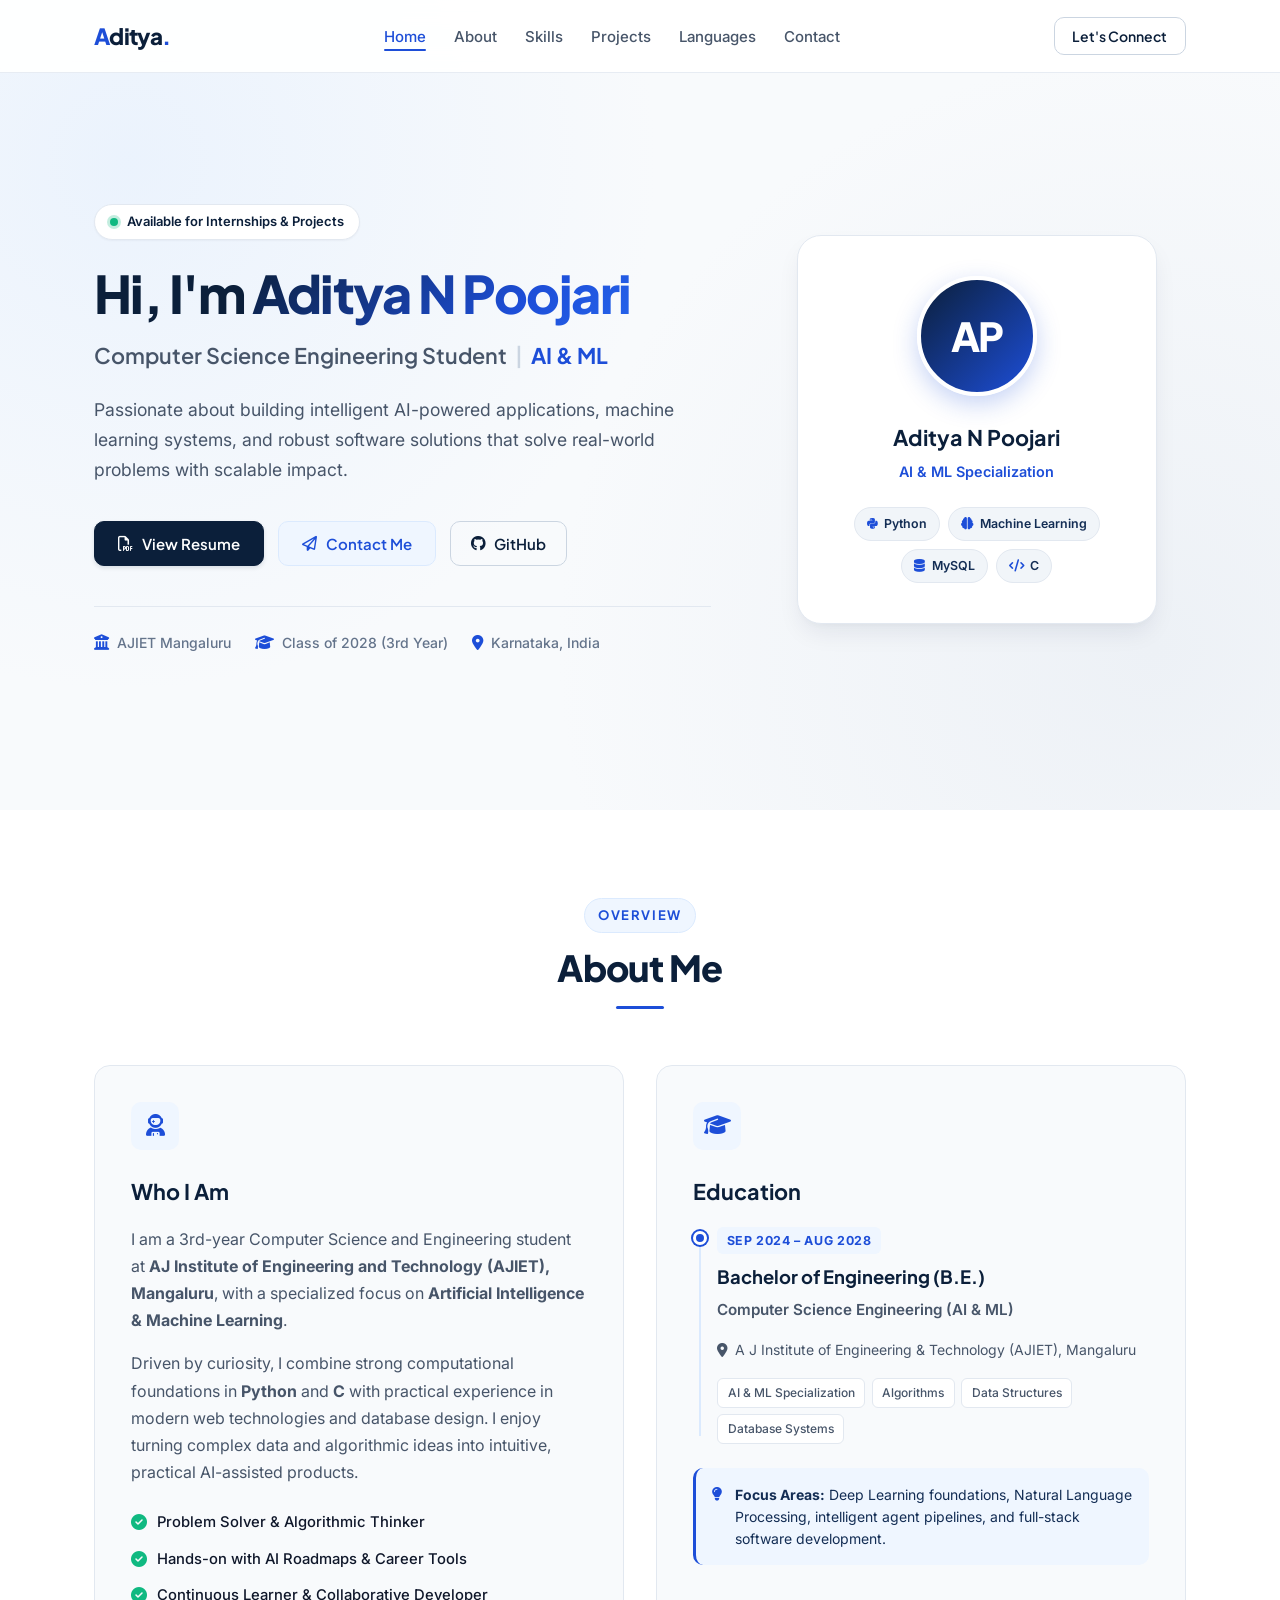
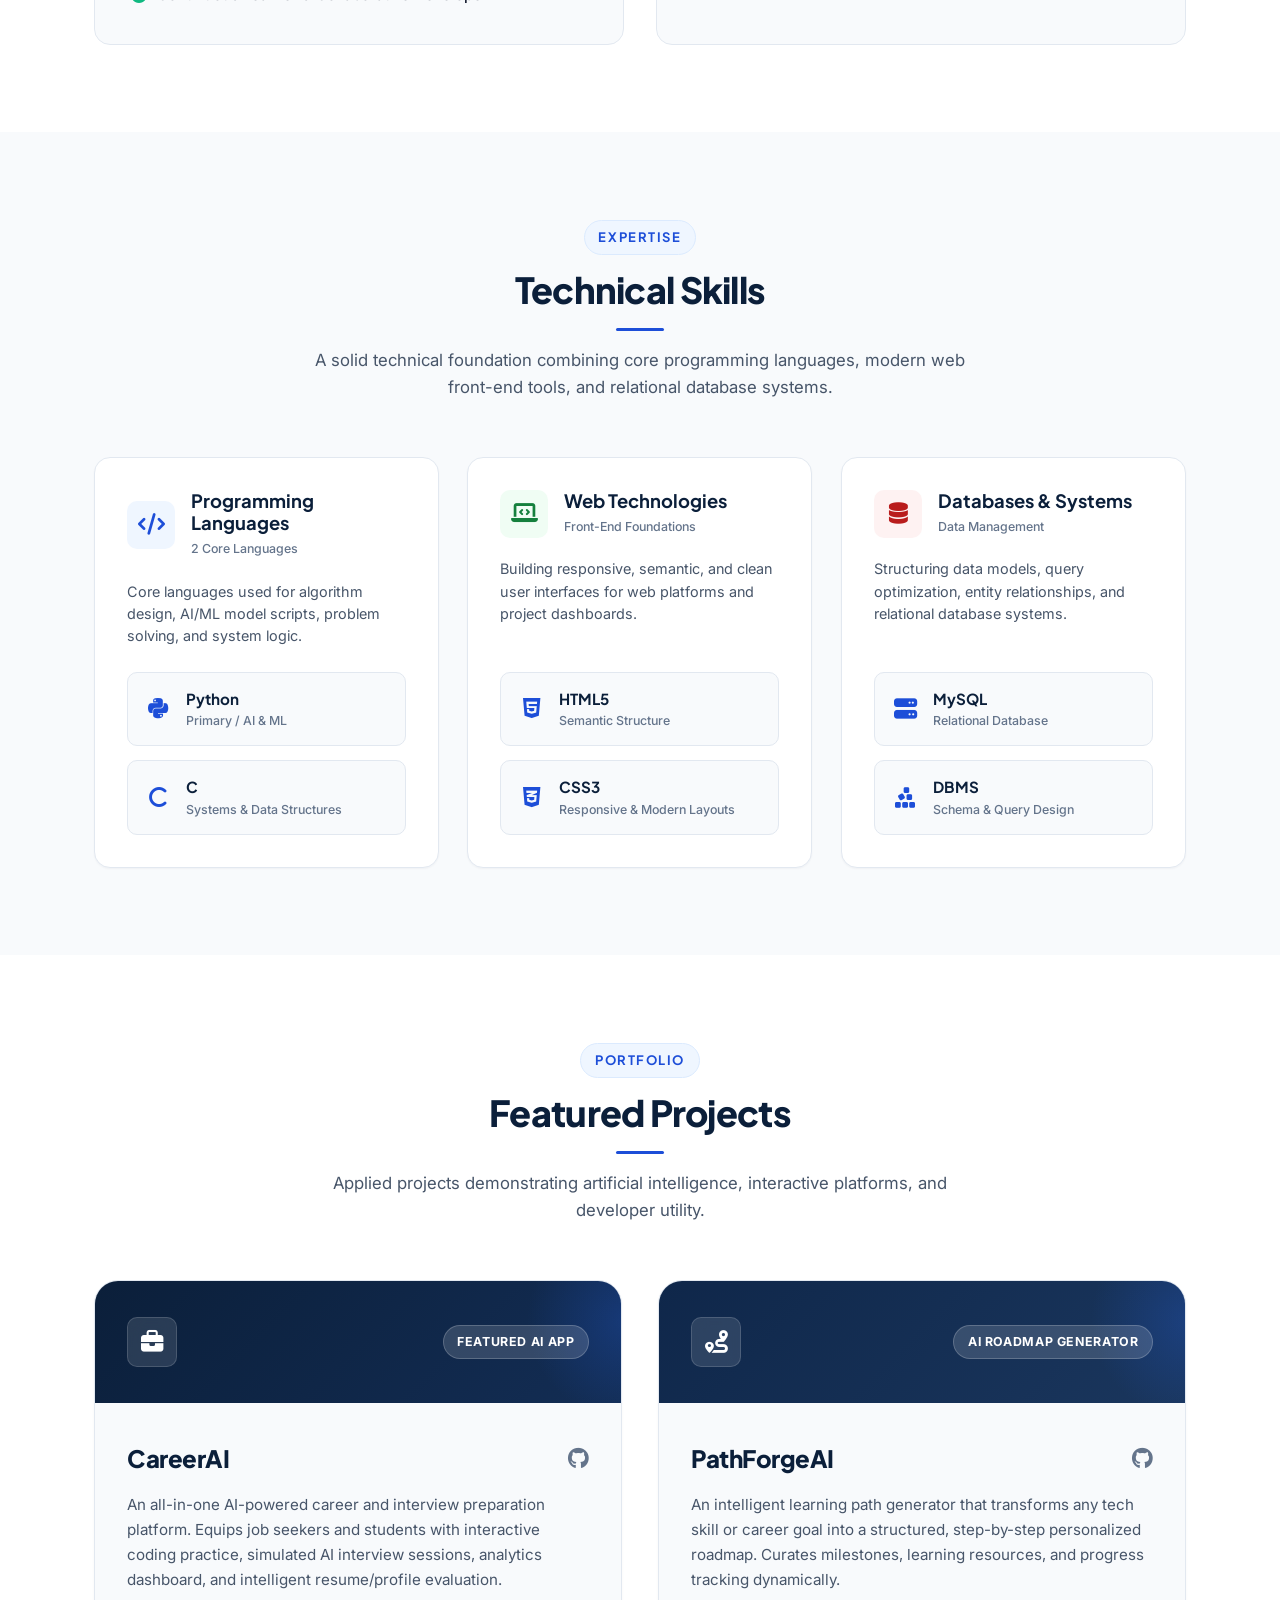
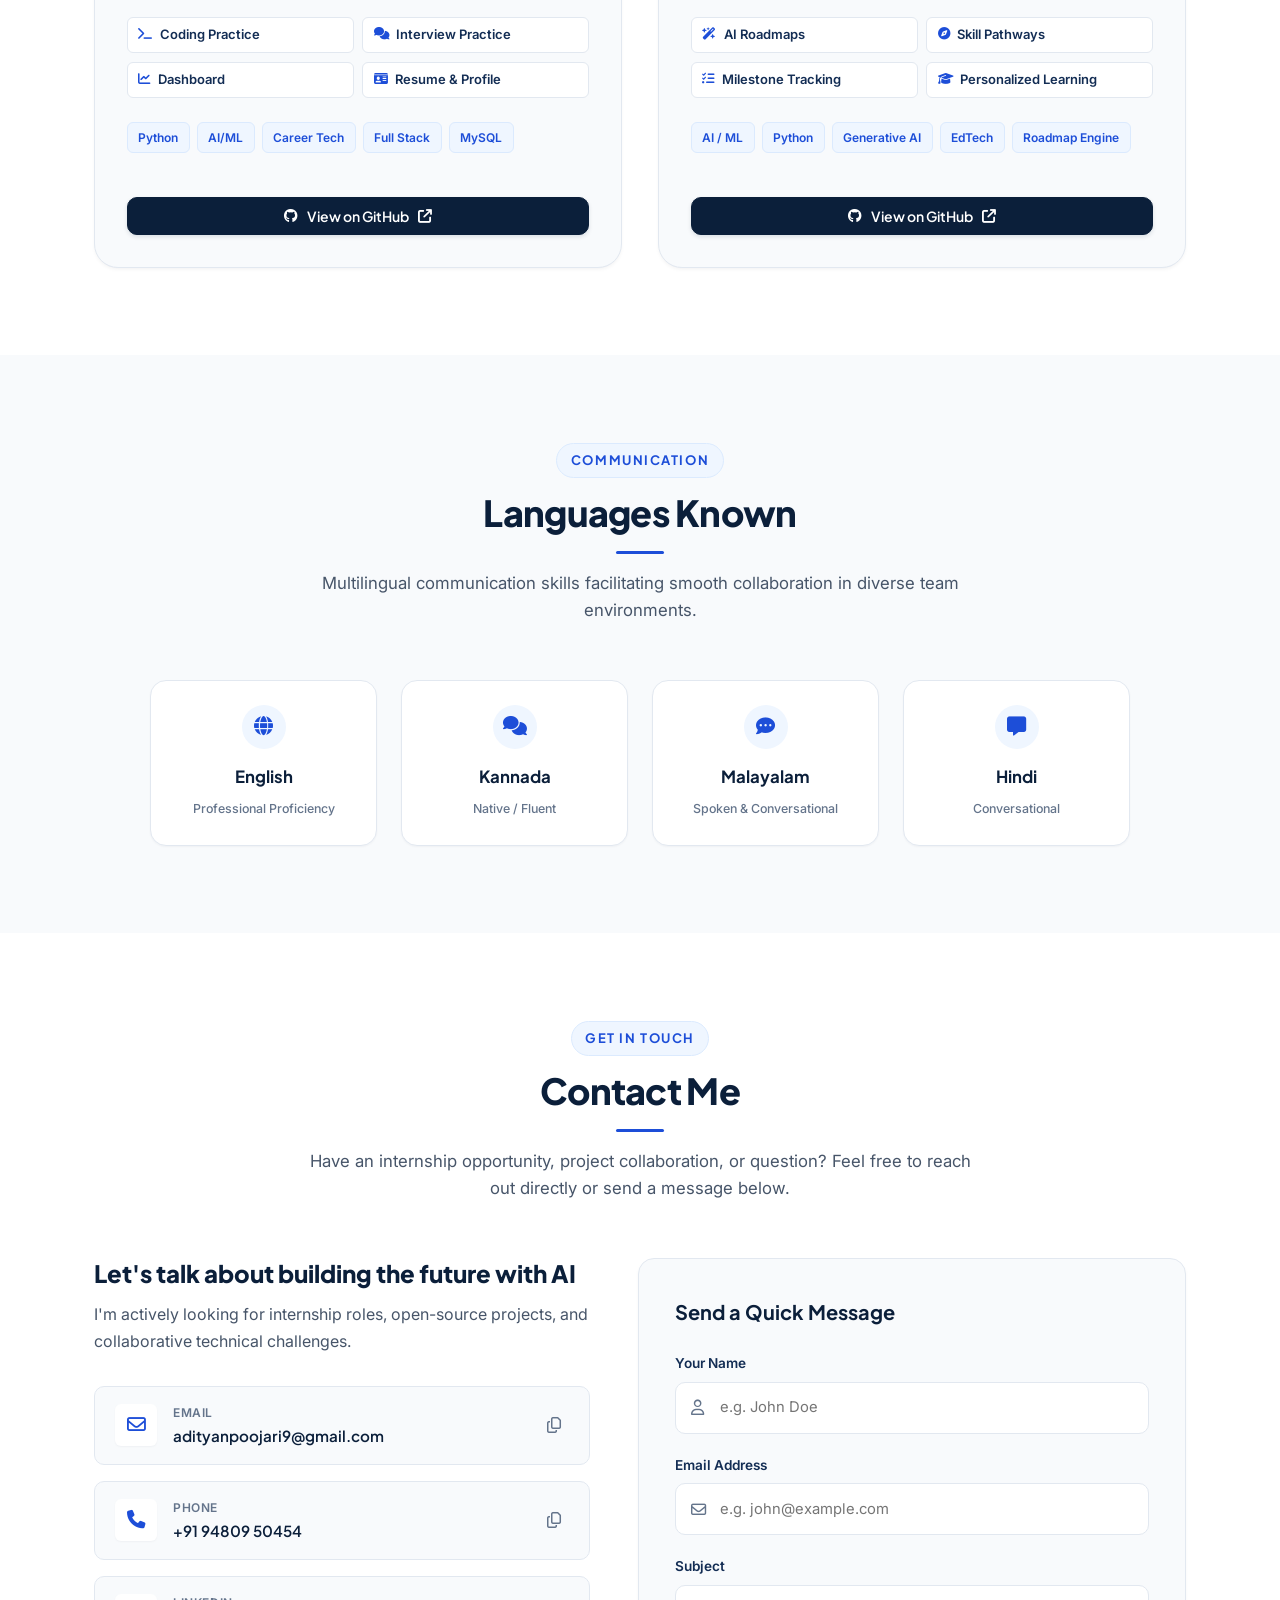
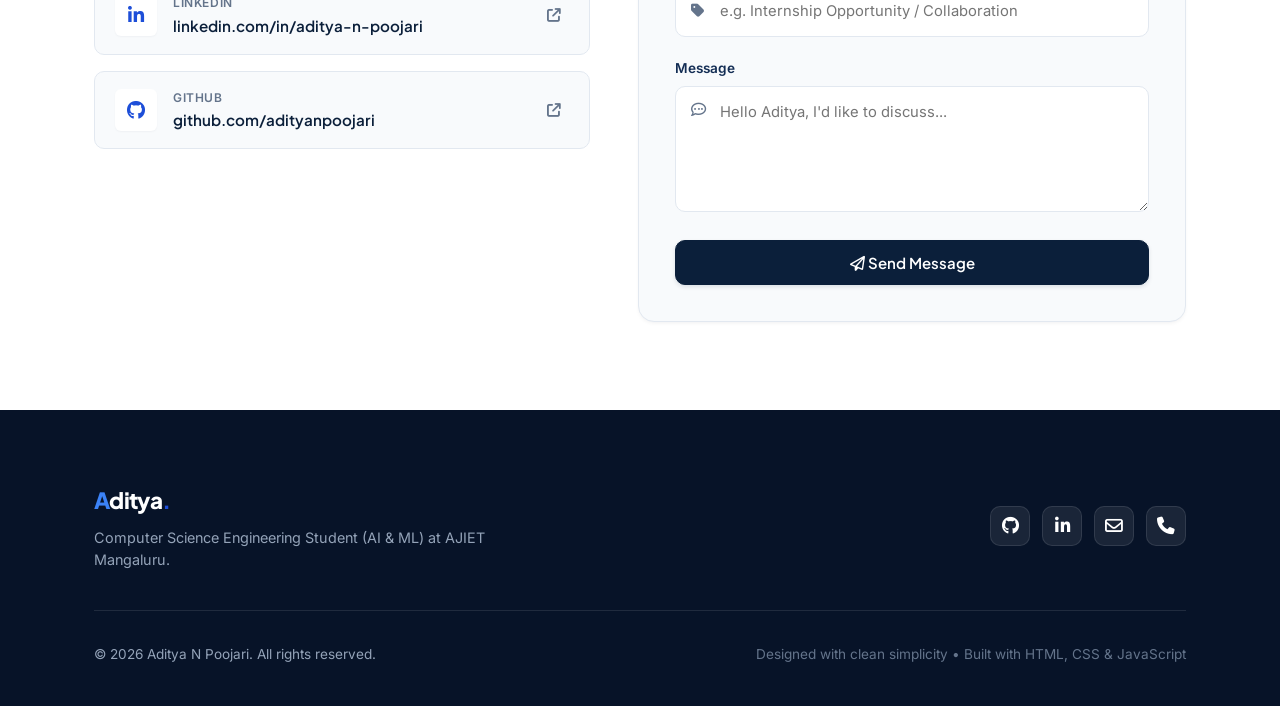
<file: index.html>
<!DOCTYPE html>
<html lang="en">
<head>
  <meta charset="UTF-8" />
  <meta name="viewport" content="width=device-width, initial-scale=1.0" />
  <meta name="description" content="Portfolio of Aditya N Poojari - Computer Science Engineering Student specializing in AI & ML. AJIET Mangaluru." />
  <meta name="keywords" content="Aditya N Poojari, Portfolio, AI, ML, Computer Science, AJIET, Python, Web Development" />
  <meta name="author" content="Aditya N Poojari" />
  <title>Aditya N Poojari | Computer Science Engineering (AI & ML)</title>

  <!-- Google Fonts: Inter & Plus Jakarta Sans -->
  <link rel="preconnect" href="https://fonts.googleapis.com" />
  <link rel="preconnect" href="https://fonts.gstatic.com" crossorigin />
  <link href="https://fonts.googleapis.com/css2?family=Inter:wght@300;400;500;600;700&family=Plus+Jakarta+Sans:wght@500;600;700;800&display=swap" rel="stylesheet" />

  <!-- Font Awesome Icons -->
  <link rel="stylesheet" href="https://cdnjs.cloudflare.com/ajax/libs/font-awesome/6.5.1/css/all.min.css" integrity="sha512-DTOQO9RWCH3ppGqcWaEA1BIZOC6xxalwEsw9c2QQeAIftl+Vegovlnee1c9QX4TctnWMn13TZye+giMm8e2LwA==" crossorigin="anonymous" referrerpolicy="no-referrer" />

  <link rel="stylesheet" href="style.css" />
</head>
<body>

  <!-- Navigation Bar -->
  <header class="header" id="header">
    <div class="container nav-container">
      <a href="#home" class="logo">
        <span class="logo-accent">A</span>ditya<span class="logo-dot">.</span>
      </a>

      <nav class="nav-menu" id="nav-menu">
        <ul class="nav-list">
          <li class="nav-item"><a href="#home" class="nav-link active">Home</a></li>
          <li class="nav-item"><a href="#about" class="nav-link">About</a></li>
          <li class="nav-item"><a href="#skills" class="nav-link">Skills</a></li>
          <li class="nav-item"><a href="#projects" class="nav-link">Projects</a></li>
          <li class="nav-item"><a href="#languages" class="nav-link">Languages</a></li>
          <li class="nav-item"><a href="#contact" class="nav-link">Contact</a></li>
        </ul>
        <div class="nav-cta-mobile">
          <a href="#contact" class="btn btn-primary btn-sm">Get in Touch</a>
        </div>
      </nav>

      <div class="nav-actions">
        <a href="#contact" class="btn btn-outline btn-sm nav-cta-desktop">Let's Connect</a>
        <button class="mobile-toggle" id="mobile-toggle" aria-label="Toggle navigation menu" aria-expanded="false">
          <i class="fa-solid fa-bars"></i>
        </button>
      </div>
    </div>
  </header>

  <main>
    <!-- Hero Section -->
    <section class="hero-section" id="home">
      <div class="container hero-container">
        <div class="hero-content reveal">
          <div class="hero-badge">
            <span class="status-indicator"></span>
            <span>Available for Internships & Projects</span>
          </div>

          <h1 class="hero-title">
            Hi, I'm <span class="text-gradient">Aditya N Poojari</span>
          </h1>

          <h2 class="hero-subtitle">
            Computer Science Engineering Student <span class="separator">|</span> <span class="highlight">AI & ML</span>
          </h2>

          <p class="hero-description">
            Passionate about building intelligent AI-powered applications, machine learning systems, and robust software solutions that solve real-world problems with scalable impact.
          </p>

          <div class="hero-cta-group">
            <a href="resume.pdf" target="_blank" class="btn btn-primary" id="resumeBtn">
              <i class="fa-regular fa-file-pdf"></i> View Resume
            </a>
            <a href="#contact" class="btn btn-secondary">
              <i class="fa-regular fa-paper-plane"></i> Contact Me
            </a>
            <a href="https://github.com/adityanpoojari" target="_blank" rel="noopener noreferrer" class="btn btn-outline btn-icon" aria-label="GitHub Profile">
              <i class="fa-brands fa-github"></i> GitHub
            </a>
          </div>

          <div class="hero-quick-meta">
            <div class="meta-item">
              <i class="fa-solid fa-building-columns"></i>
              <span>AJIET Mangaluru</span>
            </div>
            <div class="meta-item">
              <i class="fa-solid fa-graduation-cap"></i>
              <span>Class of 2028 (3rd Year)</span>
            </div>
            <div class="meta-item">
              <i class="fa-solid fa-location-dot"></i>
              <span>Karnataka, India</span>
            </div>
          </div>
        </div>

        <div class="hero-visual reveal delay-1">
          <div class="visual-card">
            <div class="card-glow"></div>
            <div class="avatar-wrapper">
              <div class="avatar-fallback">
                <span class="avatar-initials">AP</span>
              </div>
            </div>
            <div class="visual-info">
              <h3 class="visual-name">Aditya N Poojari</h3>
              <p class="visual-role">AI & ML Specialization</p>
            </div>
            <div class="visual-tags">
              <span class="tech-pill"><i class="fa-brands fa-python"></i> Python</span>
              <span class="tech-pill"><i class="fa-solid fa-brain"></i> Machine Learning</span>
              <span class="tech-pill"><i class="fa-solid fa-database"></i> MySQL</span>
              <span class="tech-pill"><i class="fa-solid fa-code"></i> C</span>
            </div>
          </div>
        </div>
      </div>
    </section>

    <!-- About Section -->
    <section class="section about-section" id="about">
      <div class="container">
        <div class="section-header reveal">
          <span class="section-subtitle">Overview</span>
          <h2 class="section-title">About Me</h2>
          <div class="section-divider"></div>
        </div>

        <div class="about-grid">
          <div class="about-card bio-card reveal">
            <div class="card-icon-box">
              <i class="fa-solid fa-user-astronaut"></i>
            </div>
            <h3>Who I Am</h3>
            <p>
              I am a 3rd-year Computer Science and Engineering student at <strong>AJ Institute of Engineering and Technology (AJIET), Mangaluru</strong>, with a specialized focus on <strong>Artificial Intelligence & Machine Learning</strong>.
            </p>
            <p>
              Driven by curiosity, I combine strong computational foundations in <strong>Python</strong> and <strong>C</strong> with practical experience in modern web technologies and database design. I enjoy turning complex data and algorithmic ideas into intuitive, practical AI-assisted products.
            </p>
            <div class="bio-highlights">
              <div class="highlight-item">
                <i class="fa-solid fa-circle-check"></i>
                <span>Problem Solver & Algorithmic Thinker</span>
              </div>
              <div class="highlight-item">
                <i class="fa-solid fa-circle-check"></i>
                <span>Hands-on with AI Roadmaps & Career Tools</span>
              </div>
              <div class="highlight-item">
                <i class="fa-solid fa-circle-check"></i>
                <span>Continuous Learner & Collaborative Developer</span>
              </div>
            </div>
          </div>

          <div class="about-card education-card reveal delay-1">
            <div class="card-icon-box">
              <i class="fa-solid fa-graduation-cap"></i>
            </div>
            <h3>Education</h3>
            <div class="timeline">
              <div class="timeline-item">
                <div class="timeline-badge"></div>
                <div class="timeline-content">
                  <span class="timeline-period">Sep 2024 – Aug 2028</span>
                  <h4 class="timeline-degree">Bachelor of Engineering (B.E.)</h4>
                  <p class="timeline-field">Computer Science Engineering (AI & ML)</p>
                  <p class="timeline-institute">
                    <i class="fa-solid fa-location-dot"></i> A J Institute of Engineering & Technology (AJIET), Mangaluru
                  </p>
                  <div class="timeline-tags">
                    <span>AI & ML Specialization</span>
                    <span>Algorithms</span>
                    <span>Data Structures</span>
                    <span>Database Systems</span>
                  </div>
                </div>
              </div>
            </div>

            <div class="academic-note">
              <i class="fa-solid fa-lightbulb"></i>
              <div>
                <strong>Focus Areas:</strong> Deep Learning foundations, Natural Language Processing, intelligent agent pipelines, and full-stack software development.
              </div>
            </div>
          </div>
        </div>
      </div>
    </section>

    <!-- Skills Section -->
    <section class="section skills-section" id="skills">
      <div class="container">
        <div class="section-header reveal">
          <span class="section-subtitle">Expertise</span>
          <h2 class="section-title">Technical Skills</h2>
          <div class="section-divider"></div>
          <p class="section-intro">
            A solid technical foundation combining core programming languages, modern web front-end tools, and relational database systems.
          </p>
        </div>

        <div class="skills-grid">
          <!-- Category 1: Languages -->
          <div class="skill-category-card reveal">
            <div class="category-header">
              <div class="category-icon language-icon">
                <i class="fa-solid fa-code"></i>
              </div>
              <div>
                <h3 class="category-title">Programming Languages</h3>
                <span class="category-count">2 Core Languages</span>
              </div>
            </div>
            <p class="category-desc">
              Core languages used for algorithm design, AI/ML model scripts, problem solving, and system logic.
            </p>
            <div class="skill-tags">
              <div class="skill-tag">
                <i class="fa-brands fa-python"></i>
                <div class="skill-tag-info">
                  <span class="skill-name">Python</span>
                  <span class="skill-level">Primary / AI & ML</span>
                </div>
              </div>
              <div class="skill-tag">
                <i class="fa-solid fa-c"></i>
                <div class="skill-tag-info">
                  <span class="skill-name">C</span>
                  <span class="skill-level">Systems & Data Structures</span>
                </div>
              </div>
            </div>
          </div>

          <!-- Category 2: Web -->
          <div class="skill-category-card reveal delay-1">
            <div class="category-header">
              <div class="category-icon web-icon">
                <i class="fa-solid fa-laptop-code"></i>
              </div>
              <div>
                <h3 class="category-title">Web Technologies</h3>
                <span class="category-count">Front-End Foundations</span>
              </div>
            </div>
            <p class="category-desc">
              Building responsive, semantic, and clean user interfaces for web platforms and project dashboards.
            </p>
            <div class="skill-tags">
              <div class="skill-tag">
                <i class="fa-brands fa-html5"></i>
                <div class="skill-tag-info">
                  <span class="skill-name">HTML5</span>
                  <span class="skill-level">Semantic Structure</span>
                </div>
              </div>
              <div class="skill-tag">
                <i class="fa-brands fa-css3-alt"></i>
                <div class="skill-tag-info">
                  <span class="skill-name">CSS3</span>
                  <span class="skill-level">Responsive & Modern Layouts</span>
                </div>
              </div>
            </div>
          </div>

          <!-- Category 3: Databases -->
          <div class="skill-category-card reveal delay-2">
            <div class="category-header">
              <div class="category-icon db-icon">
                <i class="fa-solid fa-database"></i>
              </div>
              <div>
                <h3 class="category-title">Databases & Systems</h3>
                <span class="category-count">Data Management</span>
              </div>
            </div>
            <p class="category-desc">
              Structuring data models, query optimization, entity relationships, and relational database systems.
            </p>
            <div class="skill-tags">
              <div class="skill-tag">
                <i class="fa-solid fa-server"></i>
                <div class="skill-tag-info">
                  <span class="skill-name">MySQL</span>
                  <span class="skill-level">Relational Database</span>
                </div>
              </div>
              <div class="skill-tag">
                <i class="fa-solid fa-cubes-stacked"></i>
                <div class="skill-tag-info">
                  <span class="skill-name">DBMS</span>
                  <span class="skill-level">Schema & Query Design</span>
                </div>
              </div>
            </div>
          </div>
        </div>
      </div>
    </section>

    <!-- Projects Section -->
    <section class="section projects-section" id="projects">
      <div class="container">
        <div class="section-header reveal">
          <span class="section-subtitle">Portfolio</span>
          <h2 class="section-title">Featured Projects</h2>
          <div class="section-divider"></div>
          <p class="section-intro">
            Applied projects demonstrating artificial intelligence, interactive platforms, and developer utility.
          </p>
        </div>

        <div class="projects-grid">
          <!-- Project 1: CareerAI -->
          <article class="project-card reveal">
            <div class="project-banner">
              <div class="project-banner-content">
                <div class="project-icon-badge">
                  <i class="fa-solid fa-briefcase"></i>
                </div>
                <span class="project-type-badge">Featured AI App</span>
              </div>
            </div>
            <div class="project-body">
              <div class="project-meta-row">
                <h3 class="project-title">CareerAI</h3>
                <a href="https://github.com/adityanpoojari/CareerAI" target="_blank" rel="noopener noreferrer" class="project-github-link" aria-label="CareerAI GitHub Repository">
                  <i class="fa-brands fa-github"></i>
                </a>
              </div>
              <p class="project-description">
                An all-in-one AI-powered career and interview preparation platform. Equips job seekers and students with interactive coding practice, simulated AI interview sessions, analytics dashboard, and intelligent resume/profile evaluation.
              </p>

              <div class="project-features">
                <span class="feature-tag"><i class="fa-solid fa-terminal"></i> Coding Practice</span>
                <span class="feature-tag"><i class="fa-solid fa-comments"></i> Interview Practice</span>
                <span class="feature-tag"><i class="fa-solid fa-chart-line"></i> Dashboard</span>
                <span class="feature-tag"><i class="fa-solid fa-id-card"></i> Resume & Profile</span>
              </div>

              <div class="project-tech-tags">
                <span class="badge">Python</span>
                <span class="badge">AI/ML</span>
                <span class="badge">Career Tech</span>
                <span class="badge">Full Stack</span>
                <span class="badge">MySQL</span>
              </div>

              <div class="project-footer">
                <a href="https://github.com/adityanpoojari/CareerAI" target="_blank" rel="noopener noreferrer" class="btn btn-primary btn-sm btn-full">
                  <i class="fa-brands fa-github"></i> View on GitHub
                  <i class="fa-solid fa-arrow-up-right-from-square"></i>
                </a>
              </div>
            </div>
          </article>

          <!-- Project 2: PathForgeAI -->
          <article class="project-card reveal delay-1">
            <div class="project-banner project-banner-alt">
              <div class="project-banner-content">
                <div class="project-icon-badge">
                  <i class="fa-solid fa-route"></i>
                </div>
                <span class="project-type-badge">AI Roadmap Generator</span>
              </div>
            </div>
            <div class="project-body">
              <div class="project-meta-row">
                <h3 class="project-title">PathForgeAI</h3>
                <a href="https://github.com/adityanpoojari" target="_blank" rel="noopener noreferrer" class="project-github-link" aria-label="PathForgeAI GitHub Profile">
                  <i class="fa-brands fa-github"></i>
                </a>
              </div>
              <p class="project-description">
                An intelligent learning path generator that transforms any tech skill or career goal into a structured, step-by-step personalized roadmap. Curates milestones, learning resources, and progress tracking dynamically.
              </p>

              <div class="project-features">
                <span class="feature-tag"><i class="fa-solid fa-wand-magic-sparkles"></i> AI Roadmaps</span>
                <span class="feature-tag"><i class="fa-solid fa-compass"></i> Skill Pathways</span>
                <span class="feature-tag"><i class="fa-solid fa-list-check"></i> Milestone Tracking</span>
                <span class="feature-tag"><i class="fa-solid fa-graduation-cap"></i> Personalized Learning</span>
              </div>

              <div class="project-tech-tags">
                <span class="badge">AI / ML</span>
                <span class="badge">Python</span>
                <span class="badge">Generative AI</span>
                <span class="badge">EdTech</span>
                <span class="badge">Roadmap Engine</span>
              </div>

              <div class="project-footer">
                <a href="https://github.com/adityanpoojari" target="_blank" rel="noopener noreferrer" class="btn btn-primary btn-sm btn-full">
                  <i class="fa-brands fa-github"></i> View on GitHub
                  <i class="fa-solid fa-arrow-up-right-from-square"></i>
                </a>
              </div>
            </div>
          </article>
        </div>
      </div>
    </section>

    <!-- Languages Known Section -->
    <section class="section languages-section" id="languages">
      <div class="container">
        <div class="section-header reveal">
          <span class="section-subtitle">Communication</span>
          <h2 class="section-title">Languages Known</h2>
          <div class="section-divider"></div>
          <p class="section-intro">
            Multilingual communication skills facilitating smooth collaboration in diverse team environments.
          </p>
        </div>

        <div class="languages-wrapper reveal">
          <div class="language-card">
            <div class="lang-icon-circle">
              <i class="fa-solid fa-globe"></i>
            </div>
            <div class="lang-details">
              <h4 class="lang-name">English</h4>
              <span class="lang-proficiency">Professional Proficiency</span>
            </div>
          </div>

          <div class="language-card">
            <div class="lang-icon-circle">
              <i class="fa-solid fa-comments"></i>
            </div>
            <div class="lang-details">
              <h4 class="lang-name">Kannada</h4>
              <span class="lang-proficiency">Native / Fluent</span>
            </div>
          </div>

          <div class="language-card">
            <div class="lang-icon-circle">
              <i class="fa-solid fa-comment-dots"></i>
            </div>
            <div class="lang-details">
              <h4 class="lang-name">Malayalam</h4>
              <span class="lang-proficiency">Spoken & Conversational</span>
            </div>
          </div>

          <div class="language-card">
            <div class="lang-icon-circle">
              <i class="fa-solid fa-message"></i>
            </div>
            <div class="lang-details">
              <h4 class="lang-name">Hindi</h4>
              <span class="lang-proficiency">Conversational</span>
            </div>
          </div>
        </div>
      </div>
    </section>

    <!-- Contact Section -->
    <section class="section contact-section" id="contact">
      <div class="container">
        <div class="section-header reveal">
          <span class="section-subtitle">Get in Touch</span>
          <h2 class="section-title">Contact Me</h2>
          <div class="section-divider"></div>
          <p class="section-intro">
            Have an internship opportunity, project collaboration, or question? Feel free to reach out directly or send a message below.
          </p>
        </div>

        <div class="contact-grid">
          <!-- Contact Info Cards -->
          <div class="contact-info reveal">
            <h3 class="contact-info-title">Let's talk about building the future with AI</h3>
            <p class="contact-info-desc">
              I'm actively looking for internship roles, open-source projects, and collaborative technical challenges.
            </p>

            <div class="contact-methods">
              <a href="mailto:adityanpoojari9@gmail.com" class="contact-item">
                <div class="contact-item-icon">
                  <i class="fa-regular fa-envelope"></i>
                </div>
                <div class="contact-item-text">
                  <span class="contact-label">Email</span>
                  <span class="contact-value">adityanpoojari9@gmail.com</span>
                </div>
                <button type="button" class="copy-btn" data-copy="adityanpoojari9@gmail.com" title="Copy Email" aria-label="Copy Email">
                  <i class="fa-regular fa-copy"></i>
                </button>
              </a>

              <a href="tel:+919480950454" class="contact-item">
                <div class="contact-item-icon">
                  <i class="fa-solid fa-phone"></i>
                </div>
                <div class="contact-item-text">
                  <span class="contact-label">Phone</span>
                  <span class="contact-value">+91 94809 50454</span>
                </div>
                <button type="button" class="copy-btn" data-copy="+919480950454" title="Copy Phone Number" aria-label="Copy Phone Number">
                  <i class="fa-regular fa-copy"></i>
                </button>
              </a>

              <a href="https://linkedin.com/in/aditya-n-poojari" target="_blank" rel="noopener noreferrer" class="contact-item">
                <div class="contact-item-icon">
                  <i class="fa-brands fa-linkedin-in"></i>
                </div>
                <div class="contact-item-text">
                  <span class="contact-label">LinkedIn</span>
                  <span class="contact-value">linkedin.com/in/aditya-n-poojari</span>
                </div>
                <div class="external-icon">
                  <i class="fa-solid fa-arrow-up-right-from-square"></i>
                </div>
              </a>

              <a href="https://github.com/adityanpoojari" target="_blank" rel="noopener noreferrer" class="contact-item">
                <div class="contact-item-icon">
                  <i class="fa-brands fa-github"></i>
                </div>
                <div class="contact-item-text">
                  <span class="contact-label">GitHub</span>
                  <span class="contact-value">github.com/adityanpoojari</span>
                </div>
                <div class="external-icon">
                  <i class="fa-solid fa-arrow-up-right-from-square"></i>
                </div>
              </a>
            </div>
          </div>

          <!-- Contact Form -->
          <div class="contact-form-container reveal delay-1">
            <form class="contact-form" id="contactForm">
              <h3 class="form-title">Send a Quick Message</h3>

              <div class="form-group">
                <label for="name" class="form-label">Your Name</label>
                <div class="input-wrapper">
                  <i class="fa-regular fa-user input-icon"></i>
                  <input type="text" id="name" name="name" class="form-input" placeholder="e.g. John Doe" required />
                </div>
              </div>

              <div class="form-group">
                <label for="email" class="form-label">Email Address</label>
                <div class="input-wrapper">
                  <i class="fa-regular fa-envelope input-icon"></i>
                  <input type="email" id="email" name="email" class="form-input" placeholder="e.g. john@example.com" required />
                </div>
              </div>

              <div class="form-group">
                <label for="subject" class="form-label">Subject</label>
                <div class="input-wrapper">
                  <i class="fa-solid fa-tag input-icon"></i>
                  <input type="text" id="subject" name="subject" class="form-input" placeholder="e.g. Internship Opportunity / Collaboration" required />
                </div>
              </div>

              <div class="form-group">
                <label for="message" class="form-label">Message</label>
                <div class="input-wrapper textarea-wrapper">
                  <i class="fa-regular fa-comment-dots input-icon textarea-icon"></i>
                  <textarea id="message" name="message" rows="4" class="form-input form-textarea" placeholder="Hello Aditya, I'd like to discuss..." required></textarea>
                </div>
              </div>

              <button type="submit" class="btn btn-primary btn-full submit-btn" id="submitBtn">
                <span class="btn-text"><i class="fa-regular fa-paper-plane"></i> Send Message</span>
                <span class="btn-loading d-none"><i class="fa-solid fa-spinner fa-spin"></i> Sending...</span>
              </button>

              <div class="form-feedback" id="formFeedback" role="alert"></div>
            </form>
          </div>
        </div>
      </div>
    </section>
  </main>

  <!-- Footer -->
  <footer class="footer">
    <div class="container footer-container">
      <div class="footer-top">
        <div class="footer-brand">
          <a href="#home" class="logo">
            <span class="logo-accent">A</span>ditya<span class="logo-dot">.</span>
          </a>
          <p class="footer-tagline">
            Computer Science Engineering Student (AI & ML) at AJIET Mangaluru.
          </p>
        </div>

        <div class="footer-socials">
          <a href="https://github.com/adityanpoojari" target="_blank" rel="noopener noreferrer" class="social-icon-btn" aria-label="GitHub">
            <i class="fa-brands fa-github"></i>
          </a>
          <a href="https://linkedin.com/in/aditya-n-poojari" target="_blank" rel="noopener noreferrer" class="social-icon-btn" aria-label="LinkedIn">
            <i class="fa-brands fa-linkedin-in"></i>
          </a>
          <a href="mailto:adityanpoojari9@gmail.com" class="social-icon-btn" aria-label="Email">
            <i class="fa-regular fa-envelope"></i>
          </a>
          <a href="tel:+919480950454" class="social-icon-btn" aria-label="Phone">
            <i class="fa-solid fa-phone"></i>
          </a>
        </div>
      </div>

      <div class="footer-divider"></div>

      <div class="footer-bottom">
        <p class="copyright">
          &copy; <span id="currentYear">2026</span> Aditya N Poojari. All rights reserved.
        </p>
        <p class="footer-built">
          Designed with clean simplicity &bull; Built with HTML, CSS & JavaScript
        </p>
      </div>
    </div>
  </footer>

  <!-- Toast Notification Container -->
  <div class="toast" id="toast" role="status" aria-live="polite"></div>

  <!-- Back to top button -->
  <button class="back-to-top" id="backToTop" aria-label="Back to top">
    <i class="fa-solid fa-arrow-up"></i>
  </button>

  <script src="script.js"></script>
</body>
</html>
</file>
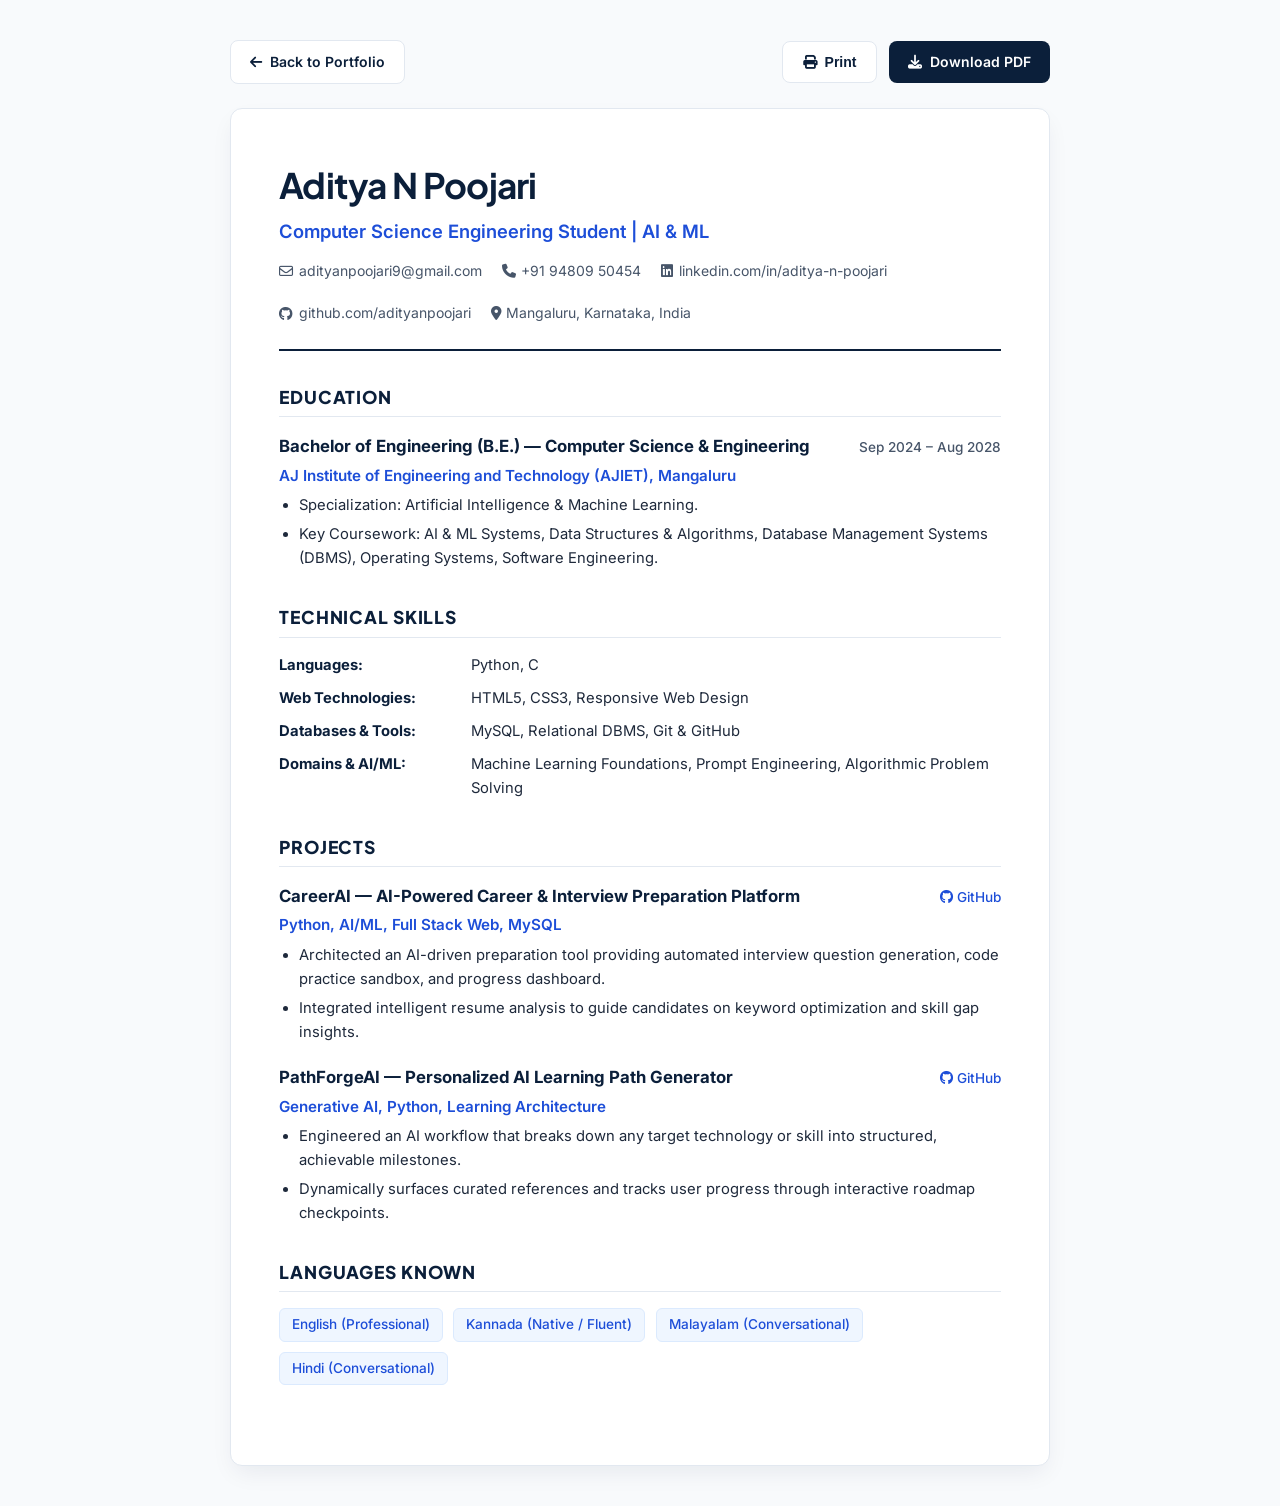
<file: resume.html>
<!DOCTYPE html>
<html lang="en">
<head>
  <meta charset="UTF-8" />
  <meta name="viewport" content="width=device-width, initial-scale=1.0" />
  <title>Aditya N Poojari — Resume</title>
  <link rel="preconnect" href="https://fonts.googleapis.com" />
  <link rel="preconnect" href="https://fonts.gstatic.com" crossorigin />
  <link href="https://fonts.googleapis.com/css2?family=Inter:wght@400;500;600;700&family=Plus+Jakarta+Sans:wght@600;700;800&display=swap" rel="stylesheet" />
  <link rel="stylesheet" href="https://cdnjs.cloudflare.com/ajax/libs/font-awesome/6.5.1/css/all.min.css" />
  <style>
    :root {
      --primary: #0b1f3a;
      --accent: #1d4ed8;
      --text: #1e293b;
      --muted: #475569;
      --border: #e2e8f0;
      --bg: #f8fafc;
      --white: #ffffff;
    }
    * {
      box-sizing: border-box;
      margin: 0;
      padding: 0;
    }
    body {
      font-family: 'Inter', sans-serif;
      background-color: var(--bg);
      color: var(--text);
      line-height: 1.6;
      padding: 2.5rem 1rem;
    }
    .resume-wrapper {
      max-width: 820px;
      margin: 0 auto;
      background: var(--white);
      border: 1px solid var(--border);
      border-radius: 12px;
      padding: 3rem;
      box-shadow: 0 10px 25px -5px rgba(11, 31, 58, 0.08);
    }
    .action-bar {
      max-width: 820px;
      margin: 0 auto 1.5rem;
      display: flex;
      justify-content: space-between;
      align-items: center;
    }
    .btn {
      display: inline-flex;
      align-items: center;
      gap: 0.5rem;
      padding: 0.6rem 1.2rem;
      border-radius: 8px;
      font-size: 0.875rem;
      font-weight: 600;
      text-decoration: none;
      cursor: pointer;
      border: none;
    }
    .btn-back {
      background: var(--white);
      color: var(--primary);
      border: 1px solid var(--border);
    }
    .btn-download {
      background: var(--primary);
      color: var(--white);
    }
    .btn-download:hover {
      background: var(--accent);
    }
    header.resume-header {
      border-bottom: 2px solid var(--primary);
      padding-bottom: 1.5rem;
      margin-bottom: 2rem;
    }
    h1 {
      font-family: 'Plus Jakarta Sans', sans-serif;
      font-size: 2.2rem;
      color: var(--primary);
      letter-spacing: -0.02em;
    }
    .role-title {
      font-size: 1.15rem;
      font-weight: 600;
      color: var(--accent);
      margin-top: 0.25rem;
    }
    .contact-links {
      display: flex;
      flex-wrap: wrap;
      gap: 1.25rem;
      margin-top: 0.85rem;
      font-size: 0.875rem;
      color: var(--muted);
    }
    .contact-links a {
      color: inherit;
      text-decoration: none;
      display: inline-flex;
      align-items: center;
      gap: 0.35rem;
    }
    .contact-links a:hover {
      color: var(--accent);
    }
    section.resume-section {
      margin-bottom: 2rem;
    }
    h2.section-heading {
      font-family: 'Plus Jakarta Sans', sans-serif;
      font-size: 1.1rem;
      font-weight: 800;
      text-transform: uppercase;
      letter-spacing: 0.05em;
      color: var(--primary);
      border-bottom: 1px solid var(--border);
      padding-bottom: 0.35rem;
      margin-bottom: 1rem;
    }
    .entry {
      margin-bottom: 1.25rem;
    }
    .entry-header {
      display: flex;
      justify-content: space-between;
      align-items: baseline;
      margin-bottom: 0.2rem;
    }
    .entry-title {
      font-weight: 700;
      font-size: 1.05rem;
      color: var(--primary);
    }
    .entry-date {
      font-size: 0.85rem;
      color: var(--muted);
      font-weight: 500;
    }
    .entry-subtitle {
      font-size: 0.95rem;
      color: var(--accent);
      font-weight: 600;
      margin-bottom: 0.4rem;
    }
    .entry-bullets {
      padding-left: 1.25rem;
      font-size: 0.925rem;
      color: var(--text);
    }
    .entry-bullets li {
      margin-bottom: 0.35rem;
    }
    .skills-row {
      display: grid;
      grid-template-columns: 180px 1fr;
      gap: 0.75rem;
      margin-bottom: 0.6rem;
      font-size: 0.925rem;
    }
    .skills-row strong {
      color: var(--primary);
    }
    .lang-list {
      display: flex;
      flex-wrap: wrap;
      gap: 0.65rem;
    }
    .badge {
      background: #eff6ff;
      color: var(--accent);
      border: 1px solid #dbeafe;
      padding: 0.3rem 0.75rem;
      border-radius: 6px;
      font-size: 0.85rem;
      font-weight: 500;
    }
    @media print {
      body {
        padding: 0;
        background: #fff;
      }
      .action-bar {
        display: none;
      }
      .resume-wrapper {
        border: none;
        box-shadow: none;
        padding: 0;
      }
    }
  </style>
</head>
<body>

  <div class="action-bar">
    <a href="index.html" class="btn btn-back">
      <i class="fa-solid fa-arrow-left"></i> Back to Portfolio
    </a>
    <div style="display: flex; gap: 0.75rem;">
      <button onclick="window.print()" class="btn btn-back">
        <i class="fa-solid fa-print"></i> Print
      </button>
      <a href="resume.pdf" download="Aditya_N_Poojari_Resume.pdf" class="btn btn-download">
        <i class="fa-solid fa-download"></i> Download PDF
      </a>
    </div>
  </div>

  <main class="resume-wrapper">
    <header class="resume-header">
      <h1>Aditya N Poojari</h1>
      <div class="role-title">Computer Science Engineering Student | AI & ML</div>
      <div class="contact-links">
        <a href="mailto:adityanpoojari9@gmail.com"><i class="fa-regular fa-envelope"></i> adityanpoojari9@gmail.com</a>
        <a href="tel:+919480950454"><i class="fa-solid fa-phone"></i> +91 94809 50454</a>
        <a href="https://linkedin.com/in/aditya-n-poojari" target="_blank"><i class="fa-brands fa-linkedin"></i> linkedin.com/in/aditya-n-poojari</a>
        <a href="https://github.com/adityanpoojari" target="_blank"><i class="fa-brands fa-github"></i> github.com/adityanpoojari</a>
        <span><i class="fa-solid fa-location-dot"></i> Mangaluru, Karnataka, India</span>
      </div>
    </header>

    <section class="resume-section">
      <h2 class="section-heading">Education</h2>
      <div class="entry">
        <div class="entry-header">
          <div class="entry-title">Bachelor of Engineering (B.E.) — Computer Science & Engineering</div>
          <div class="entry-date">Sep 2024 – Aug 2028</div>
        </div>
        <div class="entry-subtitle">AJ Institute of Engineering and Technology (AJIET), Mangaluru</div>
        <ul class="entry-bullets">
          <li>Specialization: Artificial Intelligence & Machine Learning.</li>
          <li>Key Coursework: AI & ML Systems, Data Structures & Algorithms, Database Management Systems (DBMS), Operating Systems, Software Engineering.</li>
        </ul>
      </div>
    </section>

    <section class="resume-section">
      <h2 class="section-heading">Technical Skills</h2>
      <div class="skills-row">
        <strong>Languages:</strong>
        <span>Python, C</span>
      </div>
      <div class="skills-row">
        <strong>Web Technologies:</strong>
        <span>HTML5, CSS3, Responsive Web Design</span>
      </div>
      <div class="skills-row">
        <strong>Databases & Tools:</strong>
        <span>MySQL, Relational DBMS, Git & GitHub</span>
      </div>
      <div class="skills-row">
        <strong>Domains & AI/ML:</strong>
        <span>Machine Learning Foundations, Prompt Engineering, Algorithmic Problem Solving</span>
      </div>
    </section>

    <section class="resume-section">
      <h2 class="section-heading">Projects</h2>
      <div class="entry">
        <div class="entry-header">
          <div class="entry-title">CareerAI — AI-Powered Career & Interview Preparation Platform</div>
          <div class="entry-date"><a href="https://github.com/adityanpoojari/CareerAI" target="_blank" style="color: var(--accent); text-decoration: none;"><i class="fa-brands fa-github"></i> GitHub</a></div>
        </div>
        <div class="entry-subtitle">Python, AI/ML, Full Stack Web, MySQL</div>
        <ul class="entry-bullets">
          <li>Architected an AI-driven preparation tool providing automated interview question generation, code practice sandbox, and progress dashboard.</li>
          <li>Integrated intelligent resume analysis to guide candidates on keyword optimization and skill gap insights.</li>
        </ul>
      </div>

      <div class="entry">
        <div class="entry-header">
          <div class="entry-title">PathForgeAI — Personalized AI Learning Path Generator</div>
          <div class="entry-date"><a href="https://github.com/adityanpoojari" target="_blank" style="color: var(--accent); text-decoration: none;"><i class="fa-brands fa-github"></i> GitHub</a></div>
        </div>
        <div class="entry-subtitle">Generative AI, Python, Learning Architecture</div>
        <ul class="entry-bullets">
          <li>Engineered an AI workflow that breaks down any target technology or skill into structured, achievable milestones.</li>
          <li>Dynamically surfaces curated references and tracks user progress through interactive roadmap checkpoints.</li>
        </ul>
      </div>
    </section>

    <section class="resume-section">
      <h2 class="section-heading">Languages Known</h2>
      <div class="lang-list">
        <span class="badge">English (Professional)</span>
        <span class="badge">Kannada (Native / Fluent)</span>
        <span class="badge">Malayalam (Conversational)</span>
        <span class="badge">Hindi (Conversational)</span>
      </div>
    </section>
  </main>

</body>
</html>
</file>
<file: style.css>
/* ==========================================================================
   Aditya N Poojari — Portfolio Stylesheet
   Modern, Clean, Minimalist Design with Navy-Blue Accents
   ========================================================================== */

/* --------------------------------------------------------------------------
   CSS Variables & Design Tokens
   -------------------------------------------------------------------------- */
:root {
  /* Navy & Blue Color Palette */
  --color-navy-dark: #071328;
  --color-navy-primary: #0b1f3a;
  --color-navy-secondary: #132d54;
  --color-navy-accent: #1d4ed8;
  --color-blue-accent: #2563eb;
  --color-blue-light: #3b82f6;
  --color-blue-soft: #eff6ff;
  --color-blue-tint: #dbeafe;

  /* Neutral Shades */
  --color-bg-main: #f8fafc;
  --color-bg-card: #ffffff;
  --color-bg-alt: #f1f5f9;
  --color-text-main: #0f172a;
  --color-text-muted: #475569;
  --color-text-light: #64748b;
  --color-border: #e2e8f0;
  --color-border-hover: #cbd5e1;

  /* Accents & Status */
  --color-success: #10b981;
  --color-success-bg: #ecfdf5;
  --color-success-border: #a7f3d0;
  --color-white: #ffffff;

  /* Typography */
  --font-heading: 'Plus Jakarta Sans', -apple-system, BlinkMacSystemFont, 'Segoe UI', Roboto, sans-serif;
  --font-body: 'Inter', -apple-system, BlinkMacSystemFont, 'Segoe UI', Roboto, sans-serif;

  /* Shadows */
  --shadow-xs: 0 1px 2px 0 rgba(15, 23, 42, 0.04);
  --shadow-sm: 0 2px 4px -1px rgba(15, 23, 42, 0.06), 0 1px 2px -1px rgba(15, 23, 42, 0.04);
  --shadow-md: 0 4px 6px -1px rgba(15, 23, 42, 0.08), 0 2px 4px -1px rgba(15, 23, 42, 0.04);
  --shadow-lg: 0 12px 24px -4px rgba(11, 31, 58, 0.08), 0 4px 8px -2px rgba(11, 31, 58, 0.03);
  --shadow-xl: 0 20px 30px -6px rgba(11, 31, 58, 0.12), 0 8px 12px -4px rgba(11, 31, 58, 0.04);

  /* Transitions */
  --transition-fast: 0.15s ease;
  --transition-normal: 0.25s cubic-bezier(0.16, 1, 0.3, 1);
  --transition-smooth: 0.4s cubic-bezier(0.16, 1, 0.3, 1);

  /* Border Radii */
  --radius-sm: 6px;
  --radius-md: 10px;
  --radius-lg: 16px;
  --radius-xl: 24px;
  --radius-full: 9999px;

  /* Spacing */
  --container-max-width: 1140px;
}

/* --------------------------------------------------------------------------
   Reset & Base Styles
   -------------------------------------------------------------------------- */
*,
*::before,
*::after {
  box-sizing: border-box;
  margin: 0;
  padding: 0;
}

html {
  scroll-behavior: smooth;
  font-size: 16px;
  -webkit-font-smoothing: antialiased;
  -moz-osx-font-smoothing: grayscale;
}

body {
  font-family: var(--font-body);
  background-color: var(--color-bg-main);
  color: var(--color-text-main);
  line-height: 1.65;
  overflow-x: hidden;
  position: relative;
}

img,
svg {
  display: block;
  max-width: 100%;
}

a {
  color: inherit;
  text-decoration: none;
  transition: color var(--transition-fast);
}

ul {
  list-style: none;
}

button,
input,
textarea {
  font: inherit;
  border: none;
  outline: none;
}

/* --------------------------------------------------------------------------
   Layout & Container
   -------------------------------------------------------------------------- */
.container {
  width: 100%;
  max-width: var(--container-max-width);
  margin-left: auto;
  margin-right: auto;
  padding-left: 1.5rem;
  padding-right: 1.5rem;
}

.section {
  padding-top: 5.5rem;
  padding-bottom: 5.5rem;
  position: relative;
}

.section-header {
  text-align: center;
  max-width: 680px;
  margin: 0 auto 3.5rem;
}

.section-subtitle {
  display: inline-block;
  font-family: var(--font-heading);
  font-size: 0.8125rem;
  font-weight: 700;
  text-transform: uppercase;
  letter-spacing: 0.12em;
  color: var(--color-navy-accent);
  background-color: var(--color-blue-soft);
  padding: 0.35rem 0.85rem;
  border-radius: var(--radius-full);
  margin-bottom: 0.75rem;
  border: 1px solid var(--color-blue-tint);
}

.section-title {
  font-family: var(--font-heading);
  font-size: 2.25rem;
  font-weight: 800;
  color: var(--color-navy-primary);
  line-height: 1.25;
  letter-spacing: -0.02em;
}

.section-divider {
  width: 48px;
  height: 3px;
  background-color: var(--color-navy-accent);
  margin: 1rem auto 0;
  border-radius: var(--radius-full);
}

.section-intro {
  margin-top: 1rem;
  color: var(--color-text-muted);
  font-size: 1.05rem;
  line-height: 1.6;
}

/* --------------------------------------------------------------------------
   Header & Navigation Bar
   -------------------------------------------------------------------------- */
.header {
  position: fixed;
  top: 0;
  left: 0;
  width: 100%;
  z-index: 1000;
  background-color: rgba(255, 255, 255, 0.92);
  backdrop-filter: blur(12px);
  -webkit-backdrop-filter: blur(12px);
  border-bottom: 1px solid rgba(226, 232, 240, 0.8);
  transition: all var(--transition-normal);
}

.header.scrolled {
  background-color: rgba(255, 255, 255, 0.98);
  box-shadow: var(--shadow-sm);
  border-bottom-color: var(--color-border);
}

.nav-container {
  display: flex;
  align-items: center;
  justify-content: space-between;
  height: 4.5rem;
}

.logo {
  font-family: var(--font-heading);
  font-size: 1.4rem;
  font-weight: 800;
  color: var(--color-navy-primary);
  letter-spacing: -0.03em;
  display: inline-flex;
  align-items: center;
}

.logo-accent {
  color: var(--color-navy-accent);
}

.logo-dot {
  color: var(--color-navy-accent);
}

.nav-menu {
  display: flex;
  align-items: center;
}

.nav-list {
  display: flex;
  align-items: center;
  gap: 1.75rem;
}

.nav-link {
  font-family: var(--font-body);
  font-size: 0.9375rem;
  font-weight: 500;
  color: var(--color-text-muted);
  position: relative;
  padding: 0.35rem 0;
  transition: color var(--transition-fast);
}

.nav-link::after {
  content: '';
  position: absolute;
  bottom: 0;
  left: 0;
  width: 0%;
  height: 2px;
  background-color: var(--color-navy-accent);
  transition: width var(--transition-normal);
  border-radius: var(--radius-full);
}

.nav-link:hover,
.nav-link.active {
  color: var(--color-navy-accent);
}

.nav-link.active::after,
.nav-link:hover::after {
  width: 100%;
}

.nav-actions {
  display: flex;
  align-items: center;
  gap: 1rem;
}

.nav-cta-mobile {
  display: none;
}

.mobile-toggle {
  display: none;
  background: transparent;
  color: var(--color-navy-primary);
  font-size: 1.35rem;
  cursor: pointer;
  padding: 0.5rem;
  border-radius: var(--radius-sm);
}

/* --------------------------------------------------------------------------
   Buttons
   -------------------------------------------------------------------------- */
.btn {
  display: inline-flex;
  align-items: center;
  justify-content: center;
  gap: 0.55rem;
  font-family: var(--font-heading);
  font-weight: 600;
  font-size: 0.9375rem;
  padding: 0.75rem 1.45rem;
  border-radius: var(--radius-md);
  cursor: pointer;
  transition: all var(--transition-normal);
  text-decoration: none;
  line-height: 1.3;
}

.btn-sm {
  padding: 0.55rem 1.1rem;
  font-size: 0.875rem;
}

.btn-full {
  width: 100%;
}

.btn-primary {
  background-color: var(--color-navy-primary);
  color: var(--color-white);
  border: 1px solid var(--color-navy-primary);
  box-shadow: 0 2px 4px rgba(11, 31, 58, 0.12);
}

.btn-primary:hover {
  background-color: var(--color-navy-accent);
  border-color: var(--color-navy-accent);
  color: var(--color-white);
  transform: translateY(-2px);
  box-shadow: 0 6px 16px rgba(29, 78, 216, 0.25);
}

.btn-secondary {
  background-color: var(--color-blue-soft);
  color: var(--color-navy-accent);
  border: 1px solid var(--color-blue-tint);
}

.btn-secondary:hover {
  background-color: #e0edff;
  color: var(--color-navy-primary);
  transform: translateY(-2px);
  box-shadow: var(--shadow-sm);
}

.btn-outline {
  background-color: transparent;
  color: var(--color-navy-primary);
  border: 1.5px solid var(--color-border-hover);
}

.btn-outline:hover {
  border-color: var(--color-navy-accent);
  color: var(--color-navy-accent);
  background-color: var(--color-blue-soft);
  transform: translateY(-2px);
}

.btn-icon {
  padding-left: 1.25rem;
  padding-right: 1.25rem;
}

/* --------------------------------------------------------------------------
   Hero Section
   -------------------------------------------------------------------------- */
.hero-section {
  padding-top: 8.5rem;
  padding-bottom: 5.5rem;
  min-height: 90vh;
  display: flex;
  align-items: center;
  position: relative;
  background: radial-gradient(circle at 10% 20%, rgba(219, 234, 254, 0.45) 0%, transparent 40%),
              radial-gradient(circle at 90% 80%, rgba(226, 232, 240, 0.5) 0%, transparent 45%),
              var(--color-bg-main);
}

.hero-container {
  display: grid;
  grid-template-columns: 1.25fr 0.85fr;
  align-items: center;
  gap: 3.5rem;
}

.hero-content {
  max-width: 640px;
}

.hero-badge {
  display: inline-flex;
  align-items: center;
  gap: 0.55rem;
  background-color: var(--color-white);
  padding: 0.4rem 0.95rem;
  border-radius: var(--radius-full);
  border: 1px solid var(--color-border);
  box-shadow: var(--shadow-xs);
  font-size: 0.8125rem;
  font-weight: 600;
  color: var(--color-navy-primary);
  margin-bottom: 1.5rem;
}

.status-indicator {
  width: 8px;
  height: 8px;
  background-color: var(--color-success);
  border-radius: 50%;
  box-shadow: 0 0 0 3px rgba(16, 185, 129, 0.25);
  animation: pulse-dot 2s infinite ease-in-out;
}

@keyframes pulse-dot {
  0%, 100% {
    transform: scale(1);
    box-shadow: 0 0 0 3px rgba(16, 185, 129, 0.25);
  }
  50% {
    transform: scale(1.15);
    box-shadow: 0 0 0 5px rgba(16, 185, 129, 0.15);
  }
}

.hero-title {
  font-family: var(--font-heading);
  font-size: 3.25rem;
  font-weight: 800;
  line-height: 1.15;
  letter-spacing: -0.03em;
  color: var(--color-navy-primary);
  margin-bottom: 0.85rem;
}

.text-gradient {
  background: linear-gradient(135deg, var(--color-navy-primary) 0%, var(--color-navy-accent) 70%, #2563eb 100%);
  -webkit-background-clip: text;
  -webkit-text-fill-color: transparent;
}

.hero-subtitle {
  font-family: var(--font-heading);
  font-size: 1.35rem;
  font-weight: 600;
  color: var(--color-text-muted);
  margin-bottom: 1.35rem;
  display: flex;
  flex-wrap: wrap;
  align-items: center;
  gap: 0.5rem;
}

.hero-subtitle .separator {
  color: var(--color-border-hover);
}

.hero-subtitle .highlight {
  color: var(--color-navy-accent);
  font-weight: 700;
}

.hero-description {
  font-size: 1.1rem;
  color: var(--color-text-muted);
  line-height: 1.7;
  margin-bottom: 2.25rem;
}

.hero-cta-group {
  display: flex;
  flex-wrap: wrap;
  gap: 0.85rem;
  margin-bottom: 2.5rem;
}

.hero-quick-meta {
  display: flex;
  flex-wrap: wrap;
  gap: 1.5rem;
  padding-top: 1.5rem;
  border-top: 1px solid var(--color-border);
}

.meta-item {
  display: flex;
  align-items: center;
  gap: 0.5rem;
  font-size: 0.875rem;
  color: var(--color-text-light);
  font-weight: 500;
}

.meta-item i {
  color: var(--color-navy-accent);
  font-size: 0.95rem;
}

/* Hero Visual / Avatar Card */
.hero-visual {
  display: flex;
  justify-content: center;
}

.visual-card {
  position: relative;
  background: var(--color-white);
  border: 1px solid var(--color-border);
  border-radius: var(--radius-xl);
  padding: 2.5rem 2rem;
  box-shadow: var(--shadow-lg);
  text-align: center;
  width: 100%;
  max-width: 360px;
  transition: transform var(--transition-normal), box-shadow var(--transition-normal);
}

.visual-card:hover {
  transform: translateY(-6px);
  box-shadow: var(--shadow-xl);
}

.avatar-wrapper {
  position: relative;
  width: 120px;
  height: 120px;
  margin: 0 auto 1.5rem;
}

.avatar-fallback {
  width: 100%;
  height: 100%;
  border-radius: 50%;
  background: linear-gradient(135deg, var(--color-navy-primary), var(--color-navy-accent));
  display: flex;
  align-items: center;
  justify-content: center;
  box-shadow: 0 8px 24px rgba(29, 78, 216, 0.25);
  border: 4px solid var(--color-white);
}

.avatar-initials {
  font-family: var(--font-heading);
  font-size: 2.5rem;
  font-weight: 800;
  color: var(--color-white);
  letter-spacing: -0.05em;
}

.visual-name {
  font-family: var(--font-heading);
  font-size: 1.35rem;
  font-weight: 700;
  color: var(--color-navy-primary);
  margin-bottom: 0.25rem;
}

.visual-role {
  font-size: 0.9rem;
  font-weight: 600;
  color: var(--color-navy-accent);
  margin-bottom: 1.5rem;
}

.visual-tags {
  display: flex;
  flex-wrap: wrap;
  justify-content: center;
  gap: 0.5rem;
}

.tech-pill {
  display: inline-flex;
  align-items: center;
  gap: 0.4rem;
  font-size: 0.775rem;
  font-weight: 600;
  padding: 0.35rem 0.75rem;
  background-color: var(--color-bg-alt);
  color: var(--color-navy-secondary);
  border-radius: var(--radius-full);
  border: 1px solid var(--color-border);
}

.tech-pill i {
  color: var(--color-navy-accent);
}

/* --------------------------------------------------------------------------
   About Section
   -------------------------------------------------------------------------- */
.about-section {
  background-color: var(--color-white);
}

.about-grid {
  display: grid;
  grid-template-columns: 1fr 1fr;
  gap: 2rem;
}

.about-card {
  background-color: var(--color-bg-main);
  border: 1px solid var(--color-border);
  border-radius: var(--radius-lg);
  padding: 2.25rem;
  transition: all var(--transition-normal);
}

.about-card:hover {
  border-color: var(--color-border-hover);
  box-shadow: var(--shadow-md);
}

.card-icon-box {
  width: 48px;
  height: 48px;
  border-radius: var(--radius-md);
  background-color: var(--color-blue-soft);
  color: var(--color-navy-accent);
  display: flex;
  align-items: center;
  justify-content: center;
  font-size: 1.35rem;
  margin-bottom: 1.5rem;
}

.about-card h3 {
  font-family: var(--font-heading);
  font-size: 1.35rem;
  font-weight: 700;
  color: var(--color-navy-primary);
  margin-bottom: 1rem;
}

.about-card p {
  color: var(--color-text-muted);
  margin-bottom: 1rem;
  line-height: 1.7;
}

.bio-highlights {
  margin-top: 1.5rem;
  display: flex;
  flex-direction: column;
  gap: 0.75rem;
}

.highlight-item {
  display: flex;
  align-items: flex-start;
  gap: 0.65rem;
  font-size: 0.925rem;
  color: var(--color-text-main);
  font-weight: 500;
}

.highlight-item i {
  color: var(--color-success);
  margin-top: 0.25rem;
  font-size: 1rem;
}

/* Timeline in Education Card */
.timeline {
  position: relative;
  padding-left: 1.5rem;
  margin-bottom: 1.5rem;
}

.timeline::before {
  content: '';
  position: absolute;
  top: 0.5rem;
  bottom: 0.5rem;
  left: 6px;
  width: 2px;
  background-color: var(--color-blue-tint);
}

.timeline-item {
  position: relative;
}

.timeline-badge {
  position: absolute;
  left: -1.5rem;
  top: 0.35rem;
  width: 14px;
  height: 14px;
  border-radius: 50%;
  background-color: var(--color-navy-accent);
  border: 3px solid var(--color-white);
  box-shadow: 0 0 0 2px var(--color-navy-accent);
}

.timeline-period {
  display: inline-block;
  font-size: 0.775rem;
  font-weight: 700;
  letter-spacing: 0.05em;
  text-transform: uppercase;
  color: var(--color-navy-accent);
  background-color: var(--color-blue-soft);
  padding: 0.2rem 0.6rem;
  border-radius: var(--radius-sm);
  margin-bottom: 0.5rem;
}

.timeline-degree {
  font-family: var(--font-heading);
  font-size: 1.15rem;
  font-weight: 700;
  color: var(--color-navy-primary);
  margin-bottom: 0.25rem;
}

.timeline-field {
  font-weight: 600;
  color: var(--color-navy-accent);
  margin-bottom: 0.4rem;
  font-size: 0.95rem;
}

.timeline-institute {
  font-size: 0.875rem;
  color: var(--color-text-muted);
  margin-bottom: 1rem;
  display: flex;
  align-items: center;
  gap: 0.45rem;
}

.timeline-tags {
  display: flex;
  flex-wrap: wrap;
  gap: 0.4rem;
}

.timeline-tags span {
  font-size: 0.75rem;
  padding: 0.25rem 0.6rem;
  background-color: var(--color-white);
  border: 1px solid var(--color-border);
  border-radius: var(--radius-sm);
  color: var(--color-text-muted);
  font-weight: 500;
}

.academic-note {
  display: flex;
  align-items: flex-start;
  gap: 0.75rem;
  padding: 1rem;
  background-color: var(--color-blue-soft);
  border-radius: var(--radius-md);
  border-left: 3px solid var(--color-navy-accent);
  font-size: 0.875rem;
  color: var(--color-navy-secondary);
  line-height: 1.55;
}

.academic-note i {
  color: var(--color-navy-accent);
  margin-top: 0.2rem;
}

/* --------------------------------------------------------------------------
   Skills Section
   -------------------------------------------------------------------------- */
.skills-section {
  background-color: var(--color-bg-main);
}

.skills-grid {
  display: grid;
  grid-template-columns: repeat(3, 1fr);
  gap: 1.75rem;
}

.skill-category-card {
  background-color: var(--color-bg-card);
  border: 1px solid var(--color-border);
  border-radius: var(--radius-lg);
  padding: 2rem;
  box-shadow: var(--shadow-xs);
  transition: all var(--transition-normal);
  display: flex;
  flex-direction: column;
}

.skill-category-card:hover {
  transform: translateY(-5px);
  box-shadow: var(--shadow-lg);
  border-color: var(--color-blue-tint);
}

.category-header {
  display: flex;
  align-items: center;
  gap: 1rem;
  margin-bottom: 1.25rem;
}

.category-icon {
  width: 48px;
  height: 48px;
  border-radius: var(--radius-md);
  display: flex;
  align-items: center;
  justify-content: center;
  font-size: 1.35rem;
  flex-shrink: 0;
}

.language-icon {
  background-color: #eff6ff;
  color: #1d4ed8;
}

.web-icon {
  background-color: #f0fdf4;
  color: #15803d;
}

.db-icon {
  background-color: #fef2f2;
  color: #b91c1c;
}

.category-title {
  font-family: var(--font-heading);
  font-size: 1.15rem;
  font-weight: 700;
  color: var(--color-navy-primary);
  line-height: 1.2;
}

.category-count {
  font-size: 0.775rem;
  color: var(--color-text-light);
  font-weight: 500;
}

.category-desc {
  font-size: 0.9rem;
  color: var(--color-text-muted);
  line-height: 1.55;
  margin-bottom: 1.5rem;
}

.skill-tags {
  display: flex;
  flex-direction: column;
  gap: 0.85rem;
  margin-top: auto;
}

.skill-tag {
  display: flex;
  align-items: center;
  gap: 0.9rem;
  padding: 0.85rem 1rem;
  background-color: var(--color-bg-main);
  border: 1px solid var(--color-border);
  border-radius: var(--radius-md);
  transition: all var(--transition-fast);
}

.skill-tag:hover {
  background-color: var(--color-blue-soft);
  border-color: var(--color-blue-tint);
  transform: translateX(3px);
}

.skill-tag i {
  font-size: 1.45rem;
  color: var(--color-navy-accent);
  width: 28px;
  text-align: center;
}

.skill-tag-info {
  display: flex;
  flex-direction: column;
}

.skill-name {
  font-family: var(--font-heading);
  font-size: 0.95rem;
  font-weight: 700;
  color: var(--color-navy-primary);
}

.skill-level {
  font-size: 0.775rem;
  color: var(--color-text-light);
  font-weight: 500;
}

/* --------------------------------------------------------------------------
   Projects Section
   -------------------------------------------------------------------------- */
.projects-section {
  background-color: var(--color-white);
}

.projects-grid {
  display: grid;
  grid-template-columns: repeat(2, 1fr);
  gap: 2.25rem;
}

.project-card {
  background-color: var(--color-bg-main);
  border: 1px solid var(--color-border);
  border-radius: var(--radius-xl);
  overflow: hidden;
  display: flex;
  flex-direction: column;
  box-shadow: var(--shadow-sm);
  transition: all var(--transition-smooth);
}

.project-card:hover {
  transform: translateY(-8px);
  box-shadow: var(--shadow-xl);
  border-color: var(--color-border-hover);
}

.project-banner {
  background: linear-gradient(135deg, var(--color-navy-primary) 0%, var(--color-navy-secondary) 100%);
  padding: 2.25rem 2rem;
  color: var(--color-white);
  position: relative;
  overflow: hidden;
}

.project-banner-alt {
  background: linear-gradient(135deg, #0f274a 0%, #1a365d 100%);
}

.project-banner::after {
  content: '';
  position: absolute;
  top: -50%;
  right: -20%;
  width: 200px;
  height: 200px;
  border-radius: 50%;
  background: radial-gradient(circle, rgba(37, 99, 235, 0.25) 0%, transparent 70%);
}

.project-banner-content {
  position: relative;
  z-index: 1;
  display: flex;
  align-items: center;
  justify-content: space-between;
}

.project-icon-badge {
  width: 50px;
  height: 50px;
  border-radius: var(--radius-md);
  background-color: rgba(255, 255, 255, 0.12);
  backdrop-filter: blur(8px);
  display: flex;
  align-items: center;
  justify-content: center;
  font-size: 1.4rem;
  color: var(--color-white);
  border: 1px solid rgba(255, 255, 255, 0.15);
}

.project-type-badge {
  font-size: 0.775rem;
  font-weight: 700;
  letter-spacing: 0.05em;
  text-transform: uppercase;
  background-color: rgba(255, 255, 255, 0.15);
  color: var(--color-white);
  padding: 0.35rem 0.85rem;
  border-radius: var(--radius-full);
  border: 1px solid rgba(255, 255, 255, 0.2);
}

.project-body {
  padding: 2.25rem 2rem 2rem;
  display: flex;
  flex-direction: column;
  flex-grow: 1;
}

.project-meta-row {
  display: flex;
  align-items: center;
  justify-content: space-between;
  margin-bottom: 0.85rem;
}

.project-title {
  font-family: var(--font-heading);
  font-size: 1.5rem;
  font-weight: 800;
  color: var(--color-navy-primary);
  letter-spacing: -0.02em;
}

.project-github-link {
  font-size: 1.35rem;
  color: var(--color-text-light);
  transition: color var(--transition-fast), transform var(--transition-fast);
}

.project-github-link:hover {
  color: var(--color-navy-accent);
  transform: translateY(-2px);
}

.project-description {
  font-size: 0.95rem;
  color: var(--color-text-muted);
  line-height: 1.65;
  margin-bottom: 1.5rem;
}

.project-features {
  display: grid;
  grid-template-columns: repeat(2, 1fr);
  gap: 0.55rem;
  margin-bottom: 1.5rem;
}

.feature-tag {
  font-size: 0.8125rem;
  color: var(--color-navy-secondary);
  font-weight: 600;
  display: flex;
  align-items: center;
  gap: 0.45rem;
  background-color: var(--color-bg-card);
  padding: 0.4rem 0.65rem;
  border-radius: var(--radius-sm);
  border: 1px solid var(--color-border);
}

.feature-tag i {
  color: var(--color-navy-accent);
  font-size: 0.775rem;
}

.project-tech-tags {
  display: flex;
  flex-wrap: wrap;
  gap: 0.45rem;
  margin-bottom: 1.75rem;
}

.project-tech-tags .badge {
  font-size: 0.75rem;
  font-weight: 600;
  color: var(--color-navy-accent);
  background-color: var(--color-blue-soft);
  padding: 0.3rem 0.65rem;
  border-radius: var(--radius-sm);
  border: 1px solid var(--color-blue-tint);
}

.project-footer {
  margin-top: auto;
  padding-top: 1rem;
}

/* --------------------------------------------------------------------------
   Languages Known Section
   -------------------------------------------------------------------------- */
.languages-section {
  background-color: var(--color-bg-main);
}

.languages-wrapper {
  display: grid;
  grid-template-columns: repeat(4, 1fr);
  gap: 1.5rem;
  max-width: 980px;
  margin: 0 auto;
}

.language-card {
  background-color: var(--color-white);
  border: 1px solid var(--color-border);
  border-radius: var(--radius-lg);
  padding: 1.5rem 1.25rem;
  text-align: center;
  box-shadow: var(--shadow-xs);
  transition: all var(--transition-normal);
  display: flex;
  flex-direction: column;
  align-items: center;
}

.language-card:hover {
  transform: translateY(-4px);
  border-color: var(--color-blue-tint);
  box-shadow: var(--shadow-md);
}

.lang-icon-circle {
  width: 44px;
  height: 44px;
  border-radius: 50%;
  background-color: var(--color-blue-soft);
  color: var(--color-navy-accent);
  display: flex;
  align-items: center;
  justify-content: center;
  font-size: 1.2rem;
  margin-bottom: 0.9rem;
}

.lang-name {
  font-family: var(--font-heading);
  font-size: 1.05rem;
  font-weight: 700;
  color: var(--color-navy-primary);
  margin-bottom: 0.2rem;
}

.lang-proficiency {
  font-size: 0.775rem;
  color: var(--color-text-light);
  font-weight: 500;
}

/* --------------------------------------------------------------------------
   Contact Section
   -------------------------------------------------------------------------- */
.contact-section {
  background-color: var(--color-white);
}

.contact-grid {
  display: grid;
  grid-template-columns: 0.95fr 1.05fr;
  gap: 3rem;
  align-items: flex-start;
}

.contact-info-title {
  font-family: var(--font-heading);
  font-size: 1.5rem;
  font-weight: 800;
  color: var(--color-navy-primary);
  margin-bottom: 0.75rem;
  line-height: 1.3;
}

.contact-info-desc {
  color: var(--color-text-muted);
  margin-bottom: 2rem;
  line-height: 1.65;
}

.contact-methods {
  display: flex;
  flex-direction: column;
  gap: 1rem;
}

.contact-item {
  display: flex;
  align-items: center;
  gap: 1rem;
  padding: 1rem 1.25rem;
  background-color: var(--color-bg-main);
  border: 1px solid var(--color-border);
  border-radius: var(--radius-md);
  transition: all var(--transition-fast);
  position: relative;
}

.contact-item:hover {
  background-color: var(--color-blue-soft);
  border-color: var(--color-blue-tint);
  transform: translateX(4px);
}

.contact-item-icon {
  width: 42px;
  height: 42px;
  border-radius: var(--radius-sm);
  background-color: var(--color-white);
  color: var(--color-navy-accent);
  display: flex;
  align-items: center;
  justify-content: center;
  font-size: 1.15rem;
  box-shadow: var(--shadow-xs);
  flex-shrink: 0;
}

.contact-item-text {
  display: flex;
  flex-direction: column;
  flex-grow: 1;
  overflow: hidden;
}

.contact-label {
  font-size: 0.75rem;
  font-weight: 600;
  text-transform: uppercase;
  letter-spacing: 0.05em;
  color: var(--color-text-light);
}

.contact-value {
  font-family: var(--font-heading);
  font-size: 0.95rem;
  font-weight: 600;
  color: var(--color-navy-primary);
  white-space: nowrap;
  overflow: hidden;
  text-overflow: ellipsis;
}

.copy-btn {
  background: transparent;
  color: var(--color-text-light);
  padding: 0.5rem;
  border-radius: var(--radius-sm);
  cursor: pointer;
  transition: color var(--transition-fast), background-color var(--transition-fast);
}

.copy-btn:hover {
  color: var(--color-navy-accent);
  background-color: rgba(29, 78, 216, 0.08);
}

.external-icon {
  color: var(--color-text-light);
  font-size: 0.85rem;
  padding: 0.5rem;
}

/* Contact Form */
.contact-form-container {
  background-color: var(--color-bg-main);
  border: 1px solid var(--color-border);
  border-radius: var(--radius-lg);
  padding: 2.25rem;
  box-shadow: var(--shadow-sm);
}

.form-title {
  font-family: var(--font-heading);
  font-size: 1.25rem;
  font-weight: 700;
  color: var(--color-navy-primary);
  margin-bottom: 1.5rem;
}

.form-group {
  margin-bottom: 1.25rem;
}

.form-label {
  display: block;
  font-size: 0.85rem;
  font-weight: 600;
  color: var(--color-navy-secondary);
  margin-bottom: 0.45rem;
}

.input-wrapper {
  position: relative;
  display: flex;
  align-items: center;
}

.input-icon {
  position: absolute;
  left: 1rem;
  color: var(--color-text-light);
  font-size: 0.95rem;
  pointer-events: none;
}

.textarea-wrapper {
  align-items: flex-start;
}

.textarea-icon {
  top: 1rem;
}

.form-input {
  width: 100%;
  padding: 0.8rem 1rem 0.8rem 2.75rem;
  background-color: var(--color-white);
  border: 1px solid var(--color-border);
  border-radius: var(--radius-md);
  color: var(--color-text-main);
  font-size: 0.925rem;
  transition: all var(--transition-fast);
}

.form-textarea {
  resize: vertical;
  min-height: 110px;
}

.form-input:focus {
  border-color: var(--color-navy-accent);
  box-shadow: 0 0 0 3px rgba(29, 78, 216, 0.12);
}

.submit-btn {
  margin-top: 0.5rem;
}

.d-none {
  display: none !important;
}

.form-feedback {
  margin-top: 1rem;
  padding: 0.75rem 1rem;
  border-radius: var(--radius-md);
  font-size: 0.875rem;
  display: none;
}

.form-feedback.success {
  display: block;
  background-color: var(--color-success-bg);
  color: #065f46;
  border: 1px solid var(--color-success-border);
}

.form-feedback.error {
  display: block;
  background-color: #fef2f2;
  color: #991b1b;
  border: 1px solid #fecaca;
}

/* --------------------------------------------------------------------------
   Footer
   -------------------------------------------------------------------------- */
.footer {
  background-color: var(--color-navy-dark);
  color: #94a3b8;
  padding-top: 4.5rem;
  padding-bottom: 2.5rem;
}

.footer-top {
  display: flex;
  align-items: center;
  justify-content: space-between;
  gap: 2rem;
  margin-bottom: 2.5rem;
}

.footer-brand .logo {
  color: var(--color-white);
  margin-bottom: 0.5rem;
}

.footer-brand .logo-accent {
  color: var(--color-blue-light);
}

.footer-tagline {
  font-size: 0.9rem;
  max-width: 400px;
  line-height: 1.5;
}

.footer-socials {
  display: flex;
  align-items: center;
  gap: 0.75rem;
}

.social-icon-btn {
  width: 40px;
  height: 40px;
  border-radius: var(--radius-md);
  background-color: rgba(255, 255, 255, 0.08);
  color: var(--color-white);
  display: flex;
  align-items: center;
  justify-content: center;
  font-size: 1.1rem;
  transition: all var(--transition-fast);
  border: 1px solid rgba(255, 255, 255, 0.1);
}

.social-icon-btn:hover {
  background-color: var(--color-navy-accent);
  color: var(--color-white);
  transform: translateY(-3px);
}

.footer-divider {
  height: 1px;
  background-color: rgba(255, 255, 255, 0.1);
  margin-bottom: 2rem;
}

.footer-bottom {
  display: flex;
  align-items: center;
  justify-content: space-between;
  gap: 1.5rem;
  font-size: 0.85rem;
}

.copyright {
  color: #94a3b8;
}

.footer-built {
  color: #64748b;
}

/* --------------------------------------------------------------------------
   Interactive Utilities (Toast & Back to Top)
   -------------------------------------------------------------------------- */
.toast {
  position: fixed;
  bottom: 2rem;
  left: 50%;
  transform: translateX(-50%) translateY(100px);
  background-color: var(--color-navy-primary);
  color: var(--color-white);
  padding: 0.8rem 1.4rem;
  border-radius: var(--radius-full);
  font-size: 0.875rem;
  font-weight: 500;
  box-shadow: var(--shadow-xl);
  opacity: 0;
  pointer-events: none;
  transition: transform 0.3s cubic-bezier(0.16, 1, 0.3, 1), opacity 0.3s ease;
  z-index: 2000;
  display: flex;
  align-items: center;
  gap: 0.5rem;
}

.toast.show {
  transform: translateX(-50%) translateY(0);
  opacity: 1;
}

.back-to-top {
  position: fixed;
  bottom: 2rem;
  right: 2rem;
  width: 44px;
  height: 44px;
  border-radius: 50%;
  background-color: var(--color-navy-primary);
  color: var(--color-white);
  box-shadow: var(--shadow-lg);
  cursor: pointer;
  display: flex;
  align-items: center;
  justify-content: center;
  font-size: 1rem;
  opacity: 0;
  visibility: hidden;
  transform: scale(0.8);
  transition: all var(--transition-normal);
  z-index: 990;
}

.back-to-top.visible {
  opacity: 1;
  visibility: visible;
  transform: scale(1);
}

.back-to-top:hover {
  background-color: var(--color-navy-accent);
  transform: translateY(-3px);
}

/* --------------------------------------------------------------------------
   Scroll Animations (Subtle & Performant)
   -------------------------------------------------------------------------- */
.reveal {
  opacity: 0;
  transform: translateY(24px);
  transition: opacity 0.7s cubic-bezier(0.16, 1, 0.3, 1), transform 0.7s cubic-bezier(0.16, 1, 0.3, 1);
  will-change: opacity, transform;
}

.reveal.active {
  opacity: 1;
  transform: translateY(0);
}

.delay-1 {
  transition-delay: 0.15s;
}

.delay-2 {
  transition-delay: 0.3s;
}

/* --------------------------------------------------------------------------
   Responsive Design & Breakpoints
   -------------------------------------------------------------------------- */
@media (max-width: 992px) {
  .hero-container {
    grid-template-columns: 1fr;
    text-align: center;
    gap: 3rem;
  }

  .hero-content {
    max-width: 100%;
    margin: 0 auto;
  }

  .hero-subtitle {
    justify-content: center;
  }

  .hero-cta-group {
    justify-content: center;
  }

  .hero-quick-meta {
    justify-content: center;
  }

  .skills-grid {
    grid-template-columns: repeat(2, 1fr);
  }

  .languages-wrapper {
    grid-template-columns: repeat(2, 1fr);
  }

  .contact-grid {
    grid-template-columns: 1fr;
    gap: 2.5rem;
  }
}

@media (max-width: 768px) {
  .section {
    padding-top: 4.5rem;
    padding-bottom: 4.5rem;
  }

  .section-title {
    font-size: 1.85rem;
  }

  .hero-title {
    font-size: 2.35rem;
  }

  .hero-subtitle {
    font-size: 1.1rem;
  }

  /* Mobile Navigation Menu */
  .mobile-toggle {
    display: block;
  }

  .nav-cta-desktop {
    display: none;
  }

  .nav-menu {
    position: fixed;
    top: 4.5rem;
    left: 0;
    width: 100%;
    background-color: var(--color-white);
    border-bottom: 1px solid var(--color-border);
    flex-direction: column;
    align-items: stretch;
    padding: 1.5rem 1.5rem 2rem;
    box-shadow: var(--shadow-lg);
    clip-path: polygon(0 0, 100% 0, 100% 0, 0 0);
    transition: clip-path 0.35s ease-in-out;
  }

  .nav-menu.open {
    clip-path: polygon(0 0, 100% 0, 100% 100%, 0 100%);
  }

  .nav-list {
    flex-direction: column;
    align-items: flex-start;
    gap: 1.25rem;
    width: 100%;
  }

  .nav-link {
    font-size: 1.05rem;
    display: block;
    width: 100%;
    padding: 0.5rem 0;
  }

  .nav-cta-mobile {
    display: block;
    margin-top: 1.5rem;
    padding-top: 1.25rem;
    border-top: 1px solid var(--color-border);
  }

  .about-grid {
    grid-template-columns: 1fr;
  }

  .skills-grid {
    grid-template-columns: 1fr;
  }

  .projects-grid {
    grid-template-columns: 1fr;
  }

  .project-features {
    grid-template-columns: 1fr;
  }

  .footer-top {
    flex-direction: column;
    align-items: flex-start;
  }

  .footer-bottom {
    flex-direction: column;
    align-items: flex-start;
    gap: 0.5rem;
  }
}

@media (max-width: 480px) {
  .hero-title {
    font-size: 2rem;
  }

  .languages-wrapper {
    grid-template-columns: 1fr;
  }

  .hero-cta-group .btn {
    width: 100%;
  }

  .back-to-top {
    bottom: 1.25rem;
    right: 1.25rem;
  }
}
</file>
